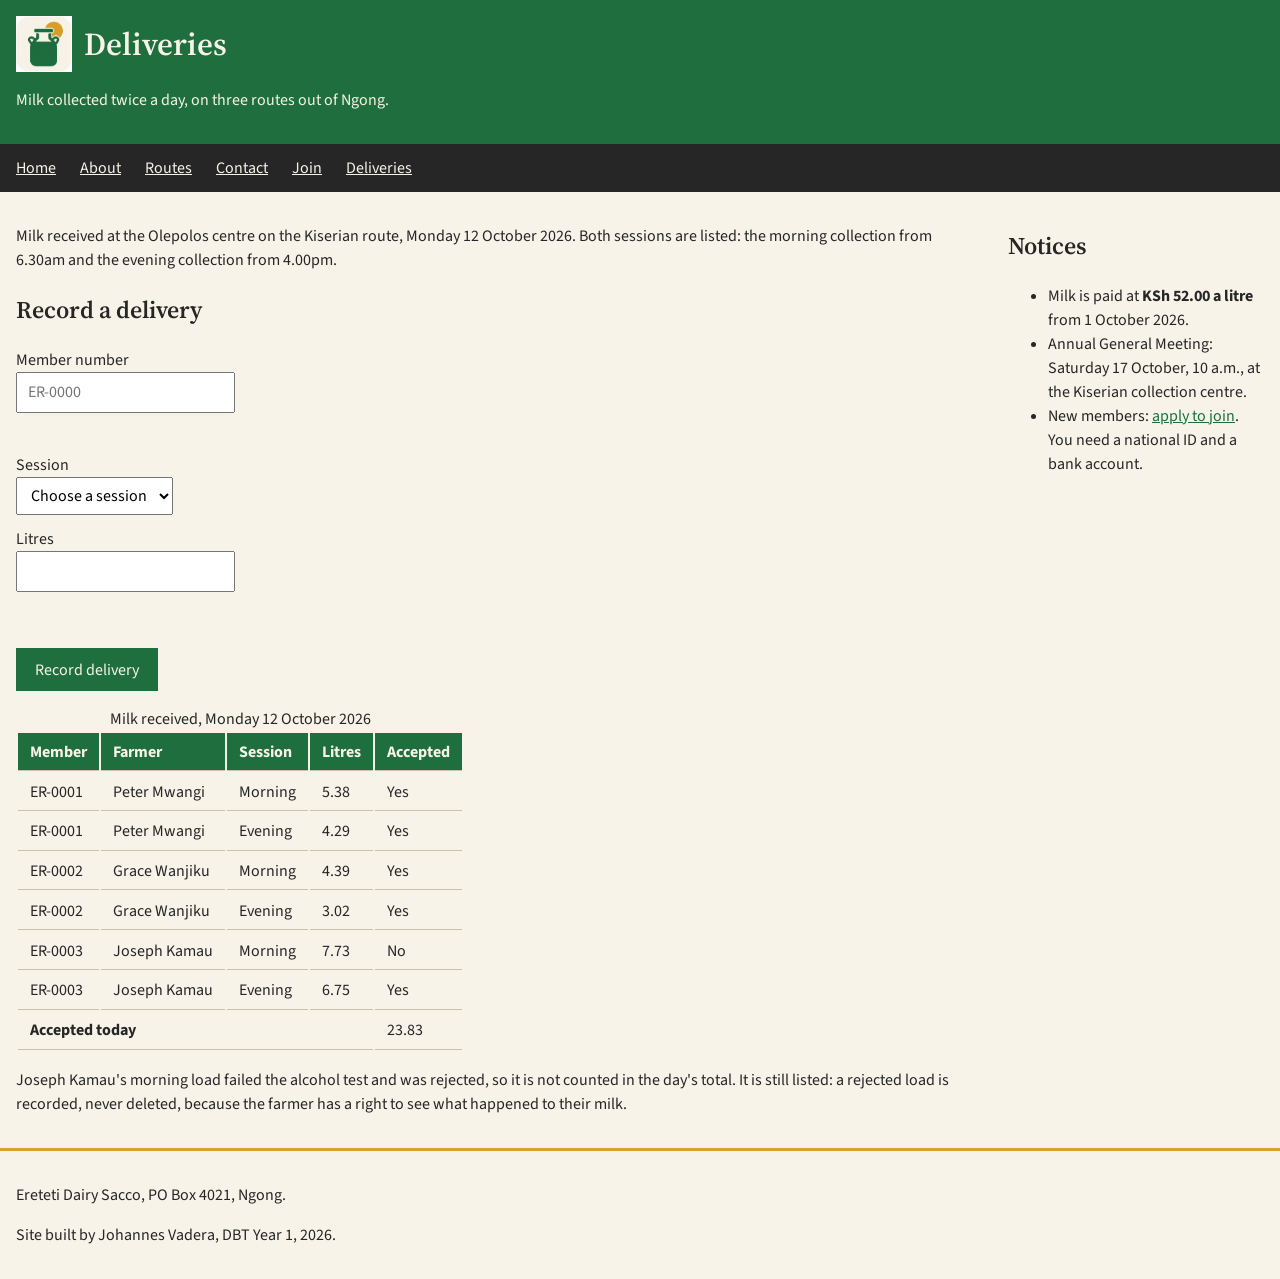
<file: deliveries.html>
<!DOCTYPE html>
<html lang="en">
<head>
  <meta charset="utf-8">
  <meta name="viewport" content="width=device-width, initial-scale=1">
  <title>Deliveries — Ereteti Dairy Sacco</title>
  <link rel="stylesheet" href="https://fonts.googleapis.com/css2?family=Source+Sans+3:wght@400;600&amp;family=Source+Serif+4:wght@600&amp;display=swap">
  <link rel="stylesheet" href="css/style.css">
  <link rel="icon" href="img/favicon-edairy.png">
  <!-- Week 8: the script, with defer -->
  <script src="js/main.js" defer></script>
</head>
<body>

  <header>
    <h1>
      <img src="img/logo-edairy.png" alt="" class="logo">
      Deliveries
    </h1>
    <p>Milk collected twice a day, on three routes out of Ngong.</p>
  </header>

  <nav>
    <ul>
      <li><a href="index.html">Home</a></li>
      <li><a href="about.html">About</a></li>
      <li><a href="routes.html">Routes</a></li>
      <li><a href="contact.html">Contact</a></li>
      <li><a href="register.html">Join</a></li>
      <li><a href="deliveries.html">Deliveries</a></li>
    </ul>
  </nav>

  <main>
    <p>Milk received at the Olepolos centre on the Kiserian route,
    Monday 12 October 2026. Both sessions are listed: the morning
    collection from 6.30am and the evening collection from 4.00pm.</p>

    <!-- Week 8: the clerk's form -->
    <h2>Record a delivery</h2>

    <form id="delivery-form" action="#" method="post">
      <label for="member">Member number</label>
      <input type="text" id="member" name="member_no"
             placeholder="ER-0000" required>
      <p id="member-message" class="message"
         aria-live="polite"></p>

      <label for="session">Session</label>
      <select id="session" name="session" required>
        <option value="">Choose a session</option>
        <option value="MORNING">Morning</option>
        <option value="EVENING">Evening</option>
      </select>

      <label for="litres">Litres</label>
      <input type="number" id="litres" name="litres"
             step="0.01" required>
      <p id="litres-message" class="message"
         aria-live="polite"></p>

      <button type="submit">Record delivery</button>
      <p id="form-message" aria-live="polite"></p>
    </form>

    <div class="table-scroll">
      <table>
        <caption>Milk received, Monday 12 October 2026</caption>

        <thead>
          <tr>
            <th scope="col">Member</th>
            <th scope="col">Farmer</th>
            <th scope="col">Session</th>
            <th scope="col">Litres</th>
            <th scope="col">Accepted</th>
          </tr>
        </thead>

        <tbody>
          <tr>
            <td>ER-0001</td>
            <td>Peter Mwangi</td>
            <td>Morning</td>
            <td>5.38</td>
            <td>Yes</td>
          </tr>
          <tr>
            <td>ER-0001</td>
            <td>Peter Mwangi</td>
            <td>Evening</td>
            <td>4.29</td>
            <td>Yes</td>
          </tr>
          <tr>
            <td>ER-0002</td>
            <td>Grace Wanjiku</td>
            <td>Morning</td>
            <td>4.39</td>
            <td>Yes</td>
          </tr>
          <tr>
            <td>ER-0002</td>
            <td>Grace Wanjiku</td>
            <td>Evening</td>
            <td>3.02</td>
            <td>Yes</td>
          </tr>
          <tr>
            <td>ER-0003</td>
            <td>Joseph Kamau</td>
            <td>Morning</td>
            <td>7.73</td>
            <td>No</td>
          </tr>
          <tr>
            <td>ER-0003</td>
            <td>Joseph Kamau</td>
            <td>Evening</td>
            <td>6.75</td>
            <td>Yes</td>
          </tr>
        </tbody>

        <tfoot>
          <tr>
            <th colspan="4" scope="row">Accepted today</th>
            <td id="accepted-total">23.83</td>
          </tr>
        </tfoot>
      </table>
    </div>

    <p>Joseph Kamau's morning load failed the alcohol test and was
    rejected, so it is not counted in the day's total. It is still
    listed: a rejected load is recorded, never deleted, because the
    farmer has a right to see what happened to their milk.</p>
  </main>

  <aside>
    <h2>Notices</h2>
    <ul>
      <li>Milk is paid at <strong>KSh 52.00 a litre</strong> from
          1 October 2026.</li>
      <li>Annual General Meeting: Saturday 17 October, 10 a.m., at the
          Kiserian collection centre.</li>
      <li>New members: <a href="register.html">apply to join</a>. You need
          a national ID and a bank account.</li>
    </ul>
  </aside>

  <footer>
    <p>Ereteti Dairy Sacco, PO Box 4021, Ngong.</p>
    <p>Site built by Johannes Vadera, DBT Year 1, 2026.</p>
  </footer>

</body>
</html>
</file>
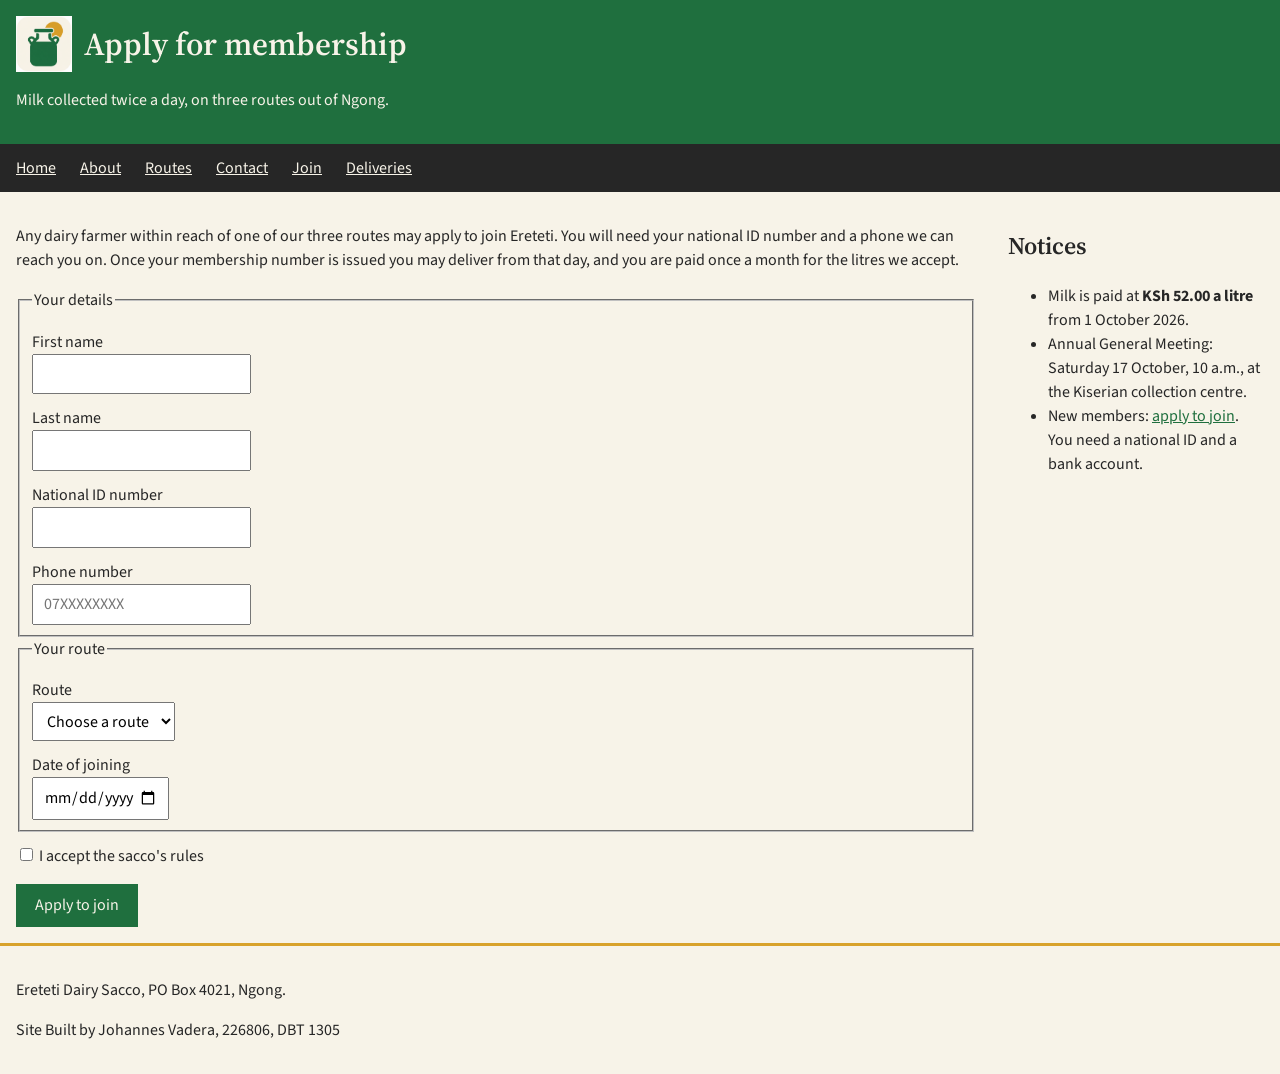
<file: register.html>
<!DOCTYPE html>
<html lang="en">
<head>
  <meta charset="utf-8">
  <meta name="viewport" content="width=device-width, initial-scale=1">
  <title>Apply for membership - Ereteti Dairy Sacco</title>
  <link rel="stylesheet" href="https://fonts.googleapis.com/css2?family=Source+Sans+3:wght@400;600&amp;family=Source+Serif+4:wght@600&amp;display=swap">
  <link rel="stylesheet" href="css/style.css">
  <link rel="icon" href="img/favicon-edairy.png">
  <script src="js/main.js" defer></script>
</head>
<body>
  <header>
    <h1>
      <img src="img/logo-edairy.png" alt="" class="logo">
      Apply for membership
    </h1>
    <p>Milk collected twice a day, on three routes out of Ngong.</p>
  </header>

  <nav>
    <ul>
      <li><a href="index.html">Home</a></li>
      <li><a href="about.html">About</a></li>
      <li><a href="routes.html">Routes</a></li>
      <li><a href="contact.html">Contact</a></li>
      <li><a href="register.html">Join</a></li>
      <li><a href="deliveries.html">Deliveries</a></li>
    </ul>
  </nav>

  <main>
    <p>Any dairy farmer within reach of one of our three routes may apply to join Ereteti. You will need your national ID number and a phone we can reach you on. Once your membership number is issued you may deliver from that day, and you are paid once a month for the litres we accept.</p>

    <form action="#" method="post">
      <fieldset>
        <legend>Your details</legend>

        <label for="first-name">First name</label>
        <input type="text" id="first-name" name="first_name" required>

        <label for="last-name">Last name</label>
        <input type="text" id="last-name" name="last_name" required>

        <label for="national-id">National ID number</label>
        <input type="text" id="national-id" name="national_id" required>

        <label for="phone">Phone number</label>
        <input type="tel" id="phone" name="phone" pattern="07[0-9]{8}" title="Ten digits, starting 07" placeholder="07XXXXXXXX" required>
      </fieldset>

      <fieldset>
        <legend>Your route</legend>

        <label for="route">Route</label>
        <select id="route" name="route" required>
          <option value="">Choose a route</option>
          <option value="1">Kiserian route</option>
          <option value="2">Ngong route</option>
          <option value="3">Rongai route</option>
        </select>

        <label for="date-joined">Date of joining</label>
        <input type="date" id="date-joined" name="date_joined" max="2026-09-24" required>
      </fieldset>

      <label for="rules">
        <input type="checkbox" id="rules" name="rules" required>
        I accept the sacco's rules
      </label>

      <button type="submit">Apply to join</button>
    </form>
  </main>

  <aside>
    <h2>Notices</h2>
    <ul>
      <li>Milk is paid at <strong>KSh 52.00 a litre</strong> from
        1 October 2026.</li>
      <li>Annual General Meeting: Saturday 17 October, 10 a.m., at the
        Kiserian collection centre.</li>
      <li>New members: <a href="register.html">apply to join</a>. You need
        a national ID and a bank account.</li>
    </ul>
  </aside>  

  <footer>
    <p>Ereteti Dairy Sacco, PO Box 4021, Ngong.</p>
    <p>Site Built by Johannes Vadera, 226806, DBT 1305</p>
  </footer>
</body>
</html>
</file>
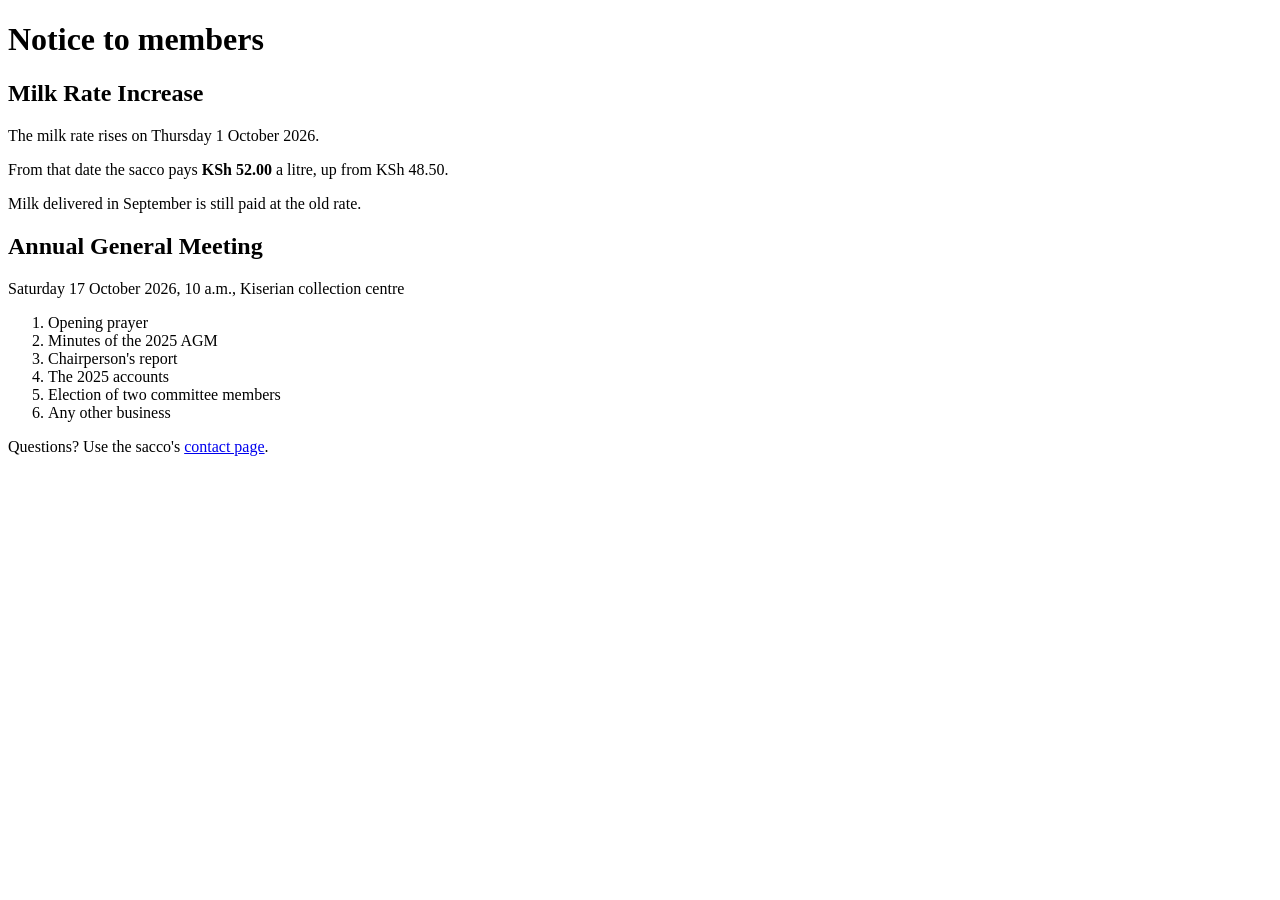
<file: practice/drill-2.html>
<!DOCTYPE html>
<html lang="en">
<head>
  <meta charset="utf-8">
  <meta name="viewport" content="width=device-width, initial-scale=1.0">
  <title>Drill 2</title>
</head>
<body>
  <h1>Notice to members</h1>
  
  <h2>Milk Rate Increase</h2>
  <p>The milk rate rises on Thursday 1 October 2026.</p>
  <p>From that date the sacco pays <strong>KSh 52.00</strong> a litre, up from KSh 48.50.</p>
  <p>Milk delivered in September is still paid at the old rate.</p>

  <h2>Annual General Meeting</h2>
  <p>Saturday 17 October 2026, 10 a.m., Kiserian collection centre</p>
  
  <ol>
    <li>Opening prayer</li>
    <li>Minutes of the 2025 AGM</li>
    <li>Chairperson's report</li>
    <li>The 2025 accounts</li>
    <li>Election of two committee members</li>
    <li>Any other business</li>
  </ol>

  <p>Questions? Use the sacco's <a href="../contact.html">contact page</a>.</p>
</body>
</html>
</file>
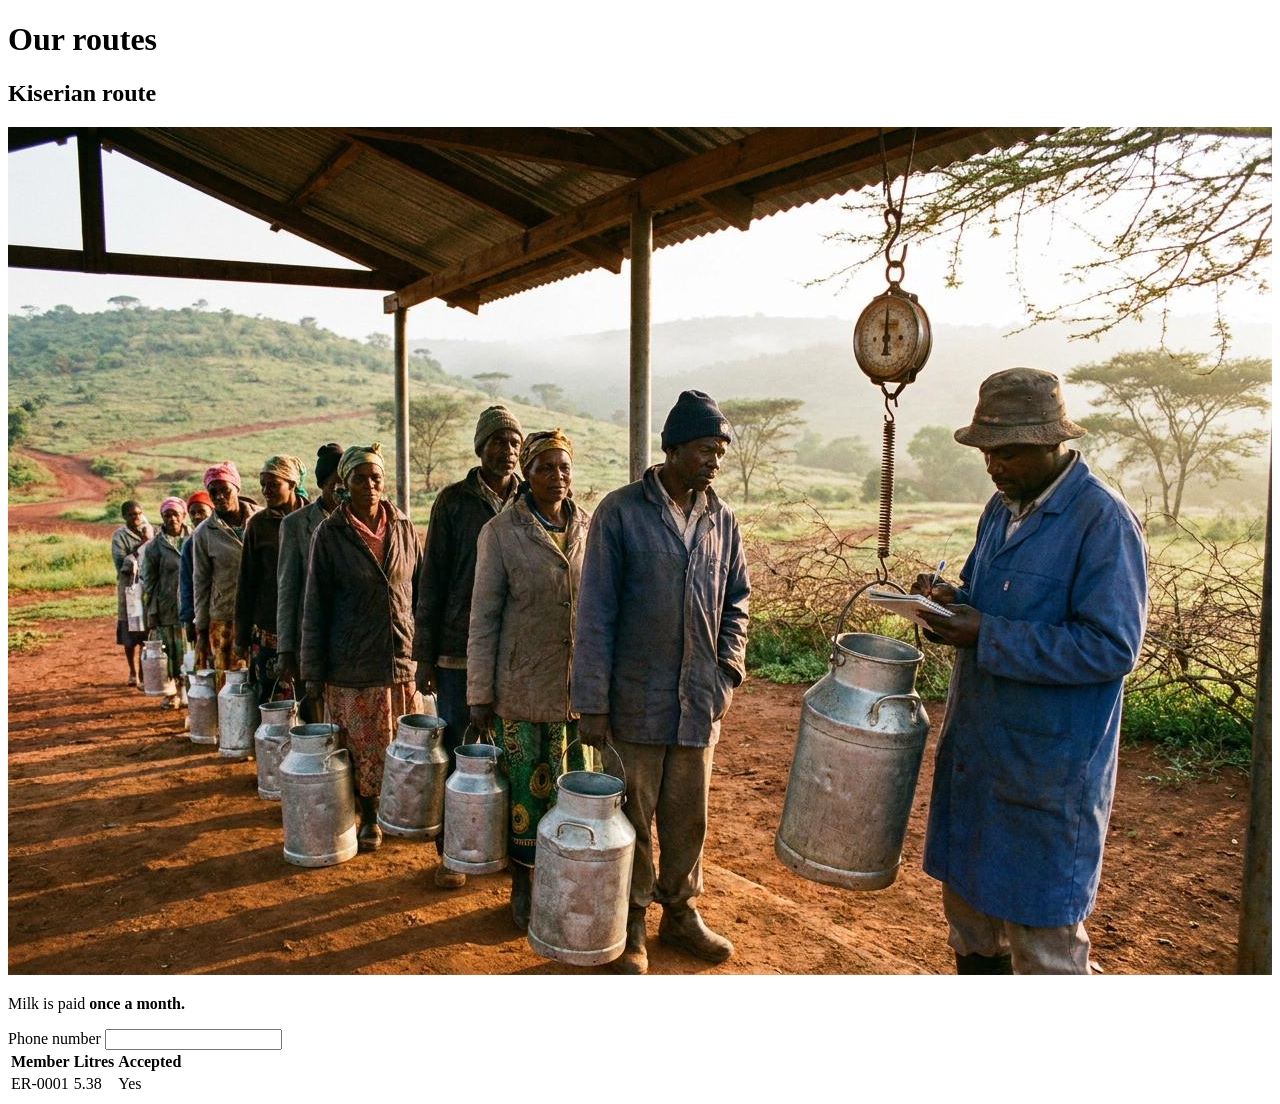
<file: practice/drill-3.html>
<!DOCTYPE html>
<html lang="en">
<head>
  <meta charset="utf-8">
  <meta name="viewport" content="width=device-width, initial-scale=1.0">
  <title>Drill 3</title>
</head>
<body>
  <!-- Snippet 1 fix: Heading level non-sequential gap corrected -->
  <h1>Our routes</h1>
  <h2>Kiserian route</h2>

  <!-- Snippet 2 fix: Missing alt attribute added -->
  <img src="../img/collection-centre.jpg" alt="First cooler at collection centre">

  <!-- Snippet 3 fix: Overlapping tags fixed -->
  <p>Milk is paid <strong>once a month.</strong></p>

  <!-- Snippet 4 fix: Mismatched label 'for' and input 'id' aligned -->
  <label for="phone-number">Phone number</label>
  <input type="tel" id="phone-number" name="phone">

  <!-- Snippet 5 fix: Table body row updated to match header column count -->
  <table>
    <thead>
      <tr>
        <th scope="col">Member</th>
        <th scope="col">Litres</th>
        <th scope="col">Accepted</th>
      </tr>
    </thead>
    <tbody>
      <tr>
        <td>ER-0001</td>
        <td>5.38</td>
        <td>Yes</td>
      </tr>
    </tbody>
  </table>
</body>
</html>
</file>
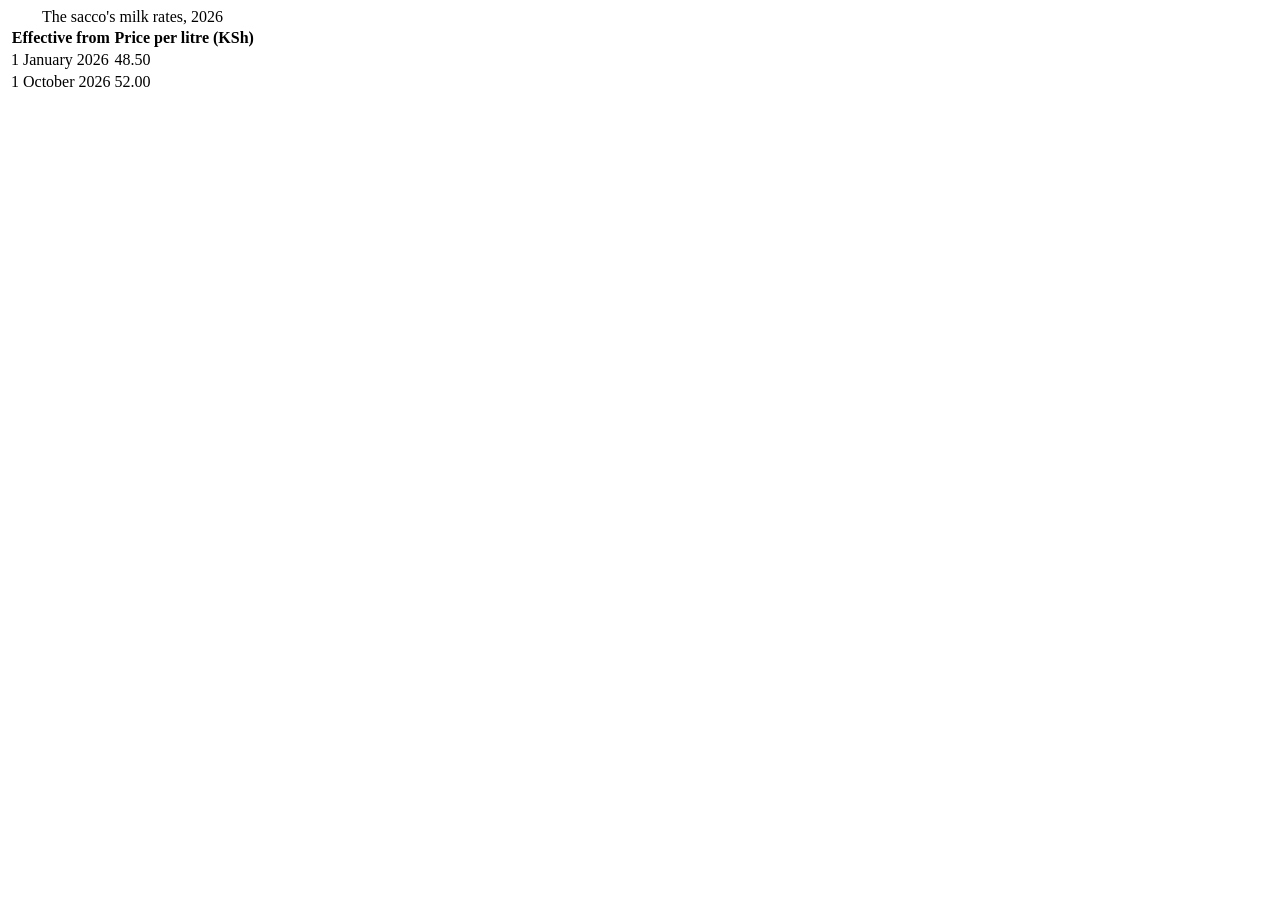
<file: practice/drill-4.html>
<!DOCTYPE html>
<html lang="en">
<head>
  <meta charset="utf-8">
  <meta name="viewport" content="width=device-width, initial-scale=1.0">
  <title>Drill 4</title>
</head>
<body>
  <table>
    <caption>The sacco's milk rates, 2026</caption>
    <thead>
      <tr>
        <th scope="col">Effective from</th>
        <th scope="col">Price per litre (KSh)</th>
      </tr>
    </thead>
    <tbody>
      <tr>
        <td>1 January 2026</td>
        <td>48.50</td>
      </tr>
      <tr>
        <td>1 October 2026</td>
        <td>52.00</td>
      </tr>
    </tbody>
  </table>
</body>
</html>
</file>
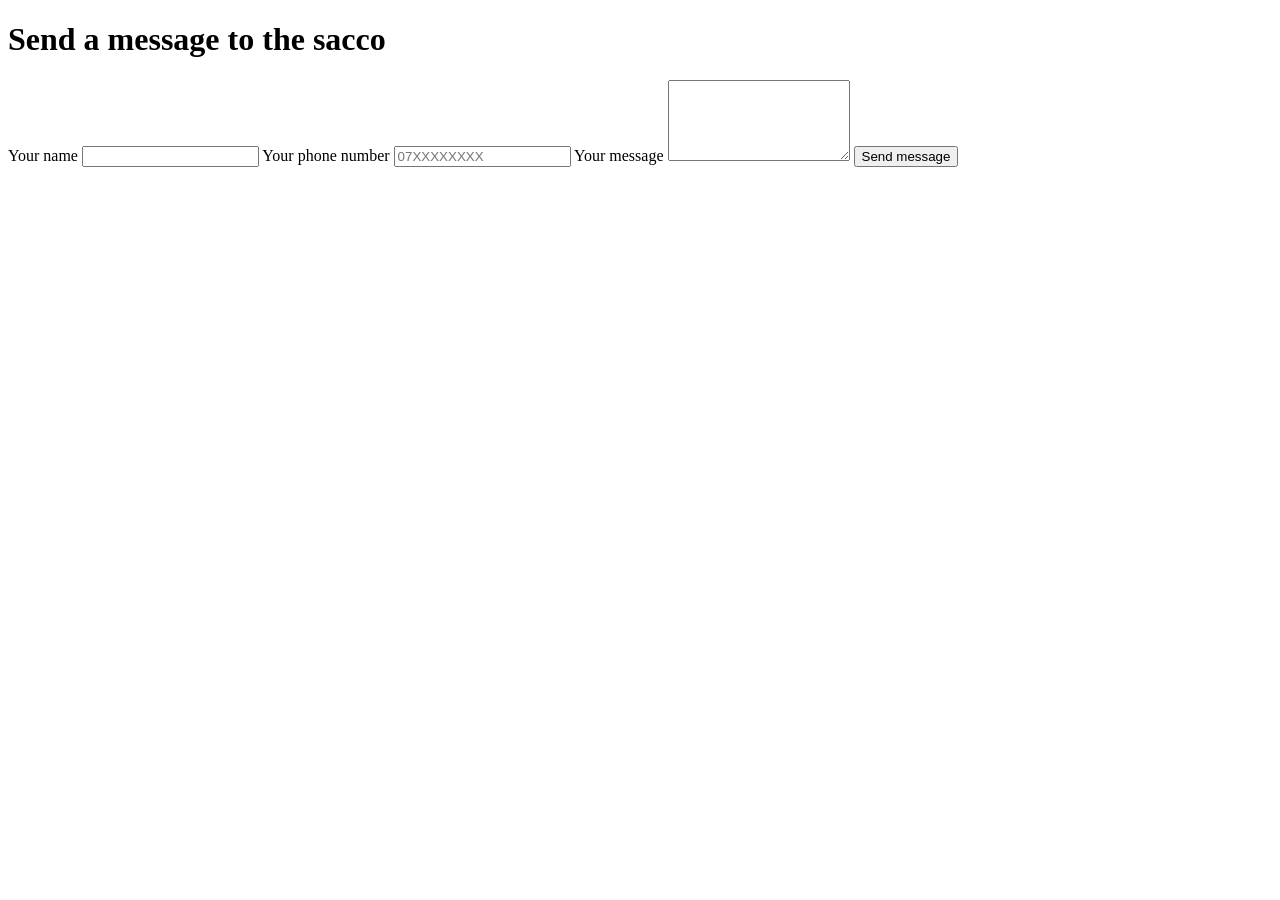
<file: practice/drill-5.html>
<!DOCTYPE html>
<html lang="en">
<head>
  <meta charset="utf-8">
  <meta name="viewport" content="width=device-width, initial-scale=1.0">
  <title>Drill 5</title>
</head>
<body>
  <h1>Send a message to the sacco</h1>
  
  <form action="#" method="post">
    <label for="full-name">Your name</label>
    <input type="text" id="full-name" name="full_name" required>

    <label for="phone-number">Your phone number</label>
    <input type="tel" id="phone-number" name="phone" pattern="07[0-9]{8}" title="Ten digits starting with 07" placeholder="07XXXXXXXX" required>

    <label for="user-message">Your message</label>
    <textarea id="user-message" name="message" rows="5" required></textarea>

    <button type="submit">Send message</button>
  </form>
</body>
</html>
</file>
<file: css/style.css>
* {
  box-sizing: border-box;
}
body {
  margin: 0;
  background: #F7F3E8;
  color: #262626;
  font-family: "Source Sans 3", system-ui, sans-serif;
  line-height: 1.5;
}
h1, h2 {
  font-family: "Source Serif 4", Georgia, serif;
  font-weight: 600;
}

header {
  background: #1F6F3E;
  color: #F7F3E8;
}
.logo {
  width: 3.5rem;
  height: auto;
}
h1 {
  display: flex;
  align-items: center;
  gap: 0.75rem;
  margin: 0;
}
nav {
  background: #262626;
}
nav a {            
  color: #F7F3E8;
}
a {
  color: #1F6F3E;
}
header, main, aside, footer {
  padding: 1rem;
}
footer {
  border-top: 3px solid #D8A22B;
}

img {
  max-width: 100%;
  height: auto;
}
th, td {
  padding: 0.4rem 0.75rem;
  text-align: left;
  border-bottom: 1px solid #c9c2ad;
}
thead th {
  background: #1F6F3E;
  color: #F7F3E8;
}
label {
  display: block;
  margin-top: 0.75rem;
}
input, select, button {
  font: inherit;
  padding: 0.4rem 0.6rem;
  max-width: 100%;
}
button {
  background: #1F6F3E;
  color: #F7F3E8;
  border: 0;
  padding: 0.6rem 1.2rem;
  margin-top: 1rem;
}

body {
  display: grid;                                     
  grid-template-columns: minmax(0, 1fr) 18rem;       
  grid-template-areas:
    "header header"
    "nav    nav"
    "main   aside"
    "footer footer";
}

header { grid-area: header; }
nav    { grid-area: nav; }
main   { grid-area: main; }                          
aside  { grid-area: aside; }
footer { grid-area: footer; }

nav {
  position: sticky;
  top: 0;
}
nav ul {
  display: flex;
  flex-wrap: wrap;
  gap: 0.25rem 1.5rem;
  list-style: none;
  margin: 0;
  padding: 0.75rem 1rem;
}

.route-cards {
  display: flex;
  flex-wrap: wrap;
  gap: 1rem;
  list-style: none;
  padding: 0;
}
.route-cards li {
  flex: 1 1 12rem;
  padding: 1rem;
  background: #ffffff;
  border-top: 4px solid #D8A22B;
}

th, td {
  white-space: nowrap;
}
.table-scroll {
  overflow-x: auto;
}

@media (max-width: 700px) {
  body {
    grid-template-columns: minmax(0, 1fr);
    grid-template-areas:
      "header"
      "nav"
      "main"
      "aside"
      "footer";
  }
  nav {
    position: static;
  }
  nav ul {
    flex-direction: column;
  }
  .logo {
    width: 2.5rem;
  }
}
.message {
  color: #B3261E;
  min-height: 1.5em;
  margin: 0.25rem 0 0.75rem;
}
input.invalid {
  border: 2px solid #B3261E;
}
</file>
